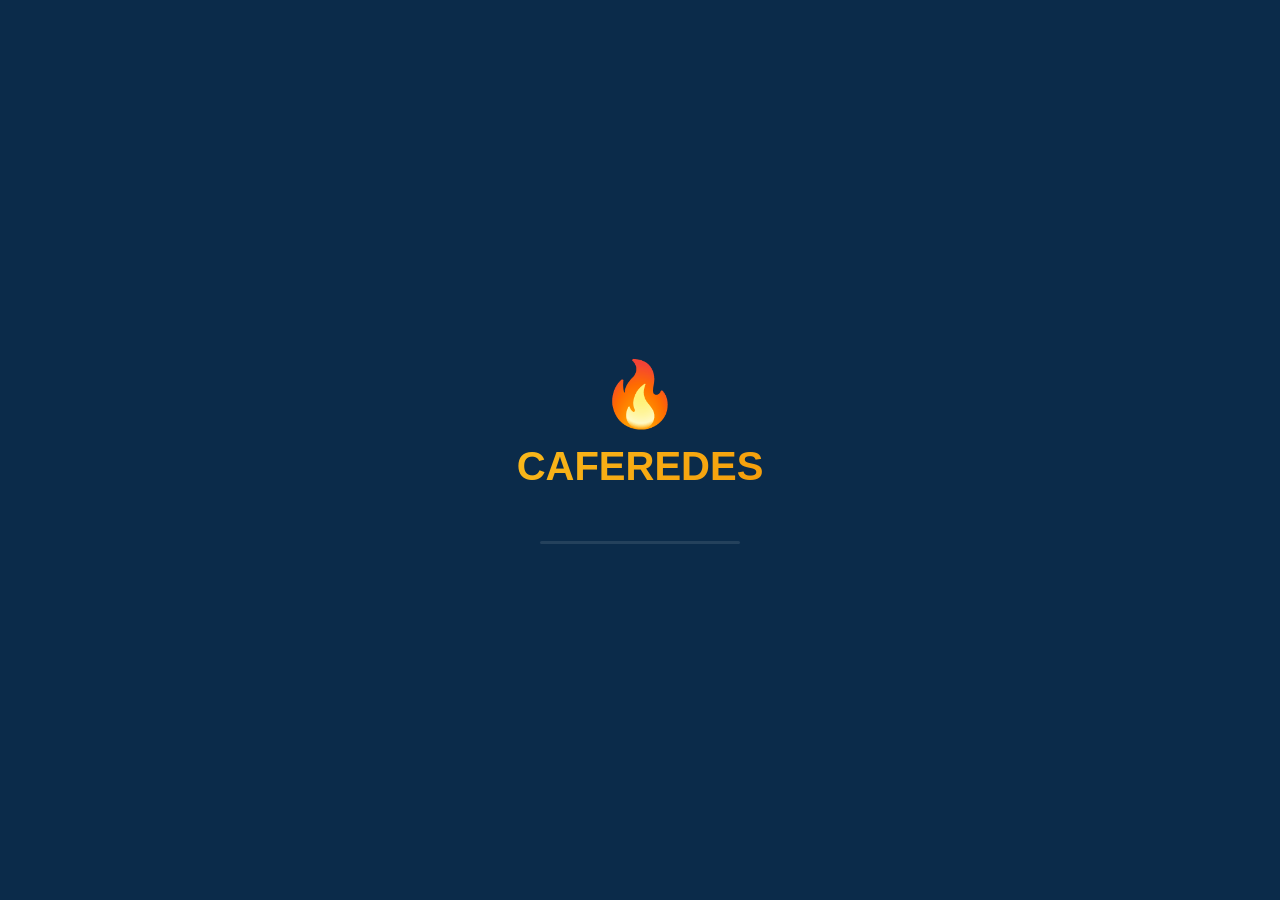
<file: index.html>
<!DOCTYPE html>
<html lang="es">
<head>
    <meta charset="UTF-8" />
    <meta name="viewport" content="width=device-width, initial-scale=1.0, maximum-scale=1.5, user-scalable=yes" />
    <title>CAFEREDES · Instaladores de Gas</title>
    
    <!-- ===== CSS ===== -->
    <link rel="stylesheet" href="css/styles.css" />
    
    <!-- ===== FAVICON ===== -->
    <link rel="icon" type="image/svg+xml" href="data:image/svg+xml,<svg xmlns='http://www.w3.org/2000/svg' viewBox='0 0 100 100'><text y='.9em' font-size='90'>🔥</text></svg>" />
</head>
<body>

    <!-- ===== INTRO OVERLAY ===== -->
    <div id="introOverlay">
        <div class="intro-content">
            <div class="intro-logo" id="logoGasNet">🔥</div>
            <div class="intro-title" id="tituloGasNet">CAFEREDES</div>
            <div class="intro-subtitle" id="subtituloGasNet">Instaladores de Redes de Gas</div>
            <div class="intro-loader" id="introLoader">
                <div class="loader-bar"></div>
            </div>
        </div>
    </div>

    <!-- ===== LOGIN SCREEN ===== -->
    <div id="loginScreen">
        <div class="login-box" id="loginBox">
            <div class="logo">
                🔥 CAFEREDES <span class="badge">mockup</span>
            </div>
            <div class="subtitle">Portal de Gestión · Pereira</div>

            <div class="form-group">
                <label for="loginUser">Usuario</label>
                <input type="text" id="loginUser" placeholder="super, auxiliar o instalador" value="super" />
            </div>

            <div class="form-group">
                <label for="loginPass">Contraseña</label>
                <input type="password" id="loginPass" placeholder="••••••" value="123" />
            </div>

            <div class="switch-container">
                <span>Recordar credenciales</span>
                <label class="switch">
                    <input type="checkbox" checked />
                    <span class="slider"></span>
                </label>
            </div>

            <button class="btn-login" id="loginBtn">Ingresar al Sistema</button>

            <div class="error-msg" id="loginError">⚠️ Usuario o contraseña incorrectos</div>

            <div class="users-hint">
                <strong>Usuarios de prueba:</strong><br />
                <code>super / 123</code> · Gerente<br />
                <code>auxiliar / 123</code> · Asistente<br />
                <code>instalador / 123</code> · Instalador
            </div>
        </div>
    </div>

    <!-- ===== APP ===== -->
    <div id="app" style="display:none;">

        <!-- HEADER -->
        <header class="app-header">
            <div class="logo">
                🔥 CAFEREDES <span class="badge">mockup</span>
            </div>
            <div class="header-actions">
                <div class="user-badge">
                    <div class="avatar" id="userAvatar">G</div>
                    <div class="user-info">
                        <div class="name" id="userNameDisplay">Gerente General</div>
                        <div class="role" id="userRolDisplay">SUPER</div>
                    </div>
                </div>
                <button class="btn-icon" id="resetDataBtn">⟳ Resetear</button>
                <button class="btn-icon danger" id="logoutBtn">🚪 Salir</button>
            </div>
        </header>

        <!-- NAV TABS -->
        <nav class="nav-tabs" id="navTabs">
            <!-- Dinámico según rol -->
        </nav>

        <!-- MAIN CONTENT -->
        <div class="main-content" id="mainContent">
            <!-- Renderizado dinámico -->
        </div>

        <!-- ADVANTAGES ROW -->
        <div style="max-width:1400px; margin:0 auto; width:100%; padding:0 20px 20px 20px;">
            <div class="advantages-row" id="advantagesRow"></div>
        </div>
    </div>

    <!-- ===== MODAL ===== -->
    <div class="modal-overlay" id="modalDetalle">
        <div class="modal-box">
            <h3 id="modalTitulo">Detalle de Orden</h3>
            <div id="modalBody"></div>
            <div class="modal-actions" id="modalActions">
                <button class="btn-cerrar" id="modalCerrar">Cerrar</button>
            </div>
        </div>
    </div>

    <!-- ===== SCRIPTS (ORDEN DE CARGA CORRECTO) ===== -->
    <script src="js/data.js"></script>
    <script src="js/login.js"></script>
    <script src="js/intro.js"></script>
    <script src="js/frontpage.js"></script>
    <script src="js/ordenes.js"></script>
    <script src="js/instaladores.js"></script>
    <!-- ⚠️ recursos.js ELIMINADO ⚠️ -->
    <script src="js/configuracion.js"></script>
    <script src="js/main.js"></script>
</body>
</html>
</file>
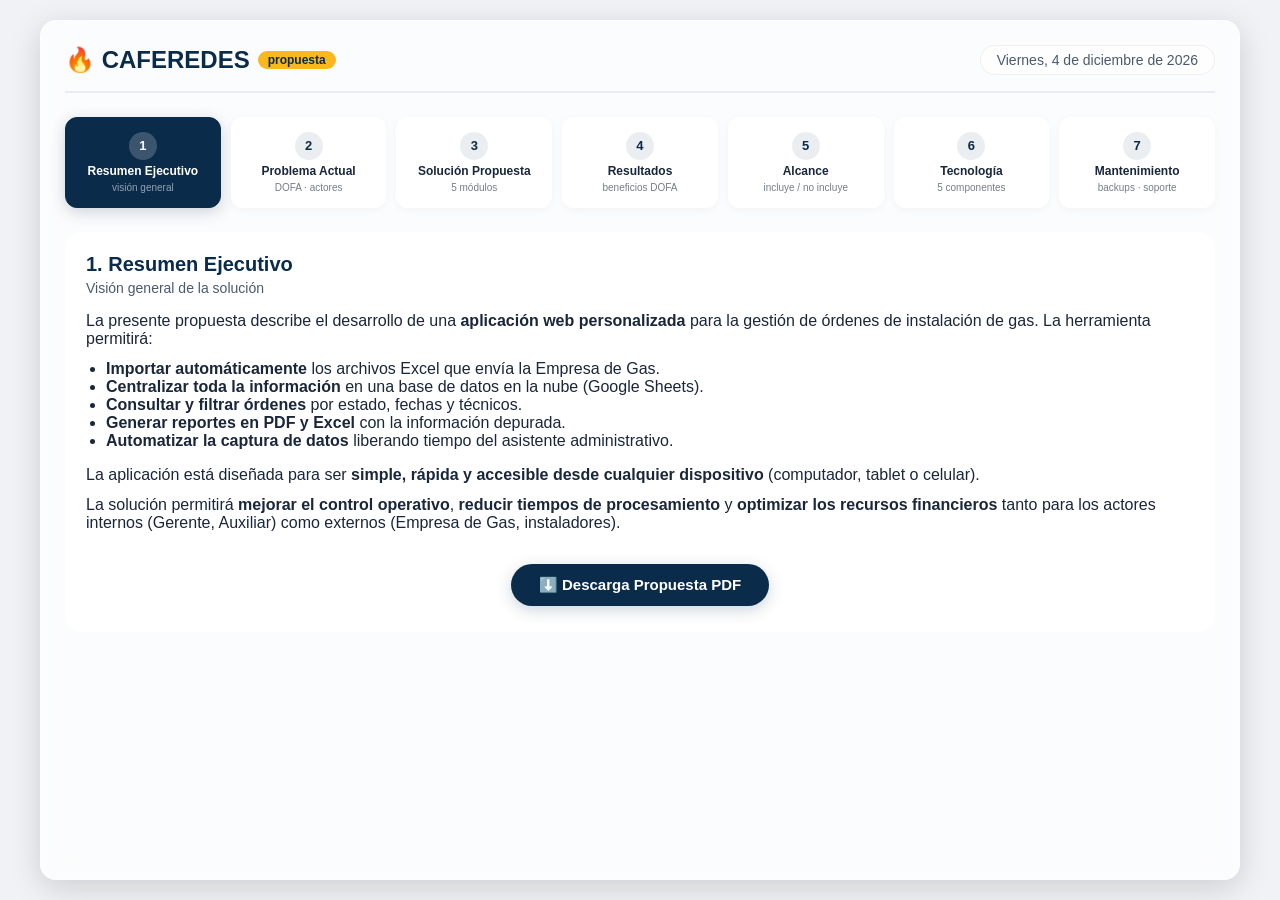
<file: propuesta.html>
<!DOCTYPE html>
<html lang="es">
<head>
    <meta charset="UTF-8" />
    <meta name="viewport" content="width=device-width, initial-scale=1.0, maximum-scale=1.5, user-scalable=yes" />
    <title>CAFEREDES · Propuesta Técnica</title>
    <style>
        /* ============================================================
           TOKENS DE DISEÑO
           ============================================================ */
        :root {
            --primary: #0b2b4a;
            --primary-light: #1a4a6e;
            --gold: #f9b81b;
            --gold-light: #fde047;
            --green: #16a34a;
            --green-light: #4ade80;
            --blue: #2563eb;
            --blue-light: #60a5fa;
            --red: #dc2626;
            --red-light: #f87171;
            --gray-bg: #f0f2f5;
            --glass-bg: rgba(255, 255, 255, 0.08);
            --glass-border: rgba(255, 255, 255, 0.12);
            --glass-blur: blur(12px);
            --radius: 16px;
            --shadow: 0 8px 32px rgba(0, 0, 0, 0.15);
            --transition: 0.3s cubic-bezier(0.4, 0, 0.2, 1);
        }

        * {
            margin: 0;
            padding: 0;
            box-sizing: border-box;
            font-family: -apple-system, BlinkMacSystemFont, "Segoe UI", Roboto, Helvetica, Arial, sans-serif;
        }

        body {
            background: var(--gray-bg);
            min-height: 100vh;
            display: flex;
            justify-content: center;
            padding: 20px;
            color: #1a2639;
        }

        /* ============================================================
           APP CONTAINER
           ============================================================ */
        .app {
            max-width: 1200px;
            width: 100%;
            background: rgba(255, 255, 255, 0.75);
            backdrop-filter: var(--glass-blur);
            -webkit-backdrop-filter: var(--glass-blur);
            border-radius: var(--radius);
            box-shadow: var(--shadow);
            padding: 24px;
            border: 1px solid rgba(255, 255, 255, 0.3);
            min-height: 90vh;
            transition: padding 0.3s ease;
        }

        /* ============================================================
           HEADER
           ============================================================ */
        .header {
            display: flex;
            justify-content: space-between;
            align-items: center;
            flex-wrap: wrap;
            gap: 12px;
            margin-bottom: 24px;
            padding-bottom: 16px;
            border-bottom: 2px solid rgba(11, 43, 74, 0.08);
        }

        .header .logo {
            font-size: 24px;
            font-weight: 700;
            color: var(--primary);
            display: flex;
            align-items: center;
            gap: 8px;
        }

        .header .logo span {
            background: var(--gold);
            padding: 2px 10px;
            border-radius: 20px;
            font-size: 12px;
            font-weight: 600;
            color: var(--primary);
        }

        .header .fecha {
            font-size: 14px;
            color: #4a5a6e;
            background: rgba(255, 255, 255, 0.6);
            padding: 6px 16px;
            border-radius: 30px;
            border: 1px solid rgba(0, 0, 0, 0.06);
        }

        /* ============================================================
           MENU PRINCIPAL (CARDS)
           ============================================================ */
        .menu-principal {
            display: grid;
            grid-template-columns: repeat(auto-fit, minmax(130px, 1fr));
            gap: 10px;
            margin-bottom: 24px;
        }

        .menu-card {
            background: rgba(255, 255, 255, 0.7);
            backdrop-filter: blur(4px);
            -webkit-backdrop-filter: blur(4px);
            border: 1px solid rgba(255, 255, 255, 0.3);
            border-radius: 12px;
            padding: 14px 10px;
            text-align: center;
            cursor: pointer;
            transition: all var(--transition);
            box-shadow: 0 2px 8px rgba(0, 0, 0, 0.04);
            position: relative;
            overflow: hidden;
        }

        .menu-card:hover {
            transform: translateY(-3px);
            box-shadow: 0 8px 24px rgba(11, 43, 74, 0.10);
            background: rgba(255, 255, 255, 0.9);
        }

        .menu-card.active {
            background: var(--primary);
            color: #fff;
            border-color: var(--primary);
            box-shadow: 0 4px 16px rgba(11, 43, 74, 0.20);
        }

        .menu-card.active .card-num {
            background: rgba(255, 255, 255, 0.2);
            color: #fff;
        }

        .menu-card .card-num {
            display: inline-block;
            background: rgba(11, 43, 74, 0.08);
            border-radius: 50%;
            width: 28px;
            height: 28px;
            line-height: 28px;
            font-size: 13px;
            font-weight: 700;
            color: var(--primary);
            margin-bottom: 4px;
            transition: all var(--transition);
        }

        .menu-card .card-label {
            font-size: 12px;
            font-weight: 600;
            line-height: 1.3;
            display: block;
        }

        .menu-card .card-sub {
            font-size: 10px;
            opacity: 0.6;
            display: block;
            margin-top: 2px;
        }

        .menu-card.active .card-sub {
            opacity: 0.8;
            color: rgba(255, 255, 255, 0.7);
        }

        /* ============================================================
           CONTENEDOR DE CAPÍTULO
           ============================================================ */
        .capitulo-container {
            background: rgba(255, 255, 255, 0.5);
            backdrop-filter: blur(4px);
            -webkit-backdrop-filter: blur(4px);
            border-radius: var(--radius);
            border: 1px solid rgba(255, 255, 255, 0.3);
            padding: 20px;
            min-height: 400px;
            transition: all var(--transition);
        }

        .capitulo-titulo {
            font-size: 20px;
            font-weight: 700;
            color: var(--primary);
            margin-bottom: 4px;
        }

        .capitulo-sub {
            font-size: 14px;
            color: #4a5a6e;
            margin-bottom: 16px;
        }

        /* ============================================================
           TABS (submenú)
           ============================================================ */
        .tabs {
            display: flex;
            flex-wrap: wrap;
            gap: 6px;
            margin-bottom: 16px;
            padding-bottom: 12px;
            border-bottom: 1px solid rgba(0, 0, 0, 0.06);
        }

        .tab-btn {
            background: transparent;
            border: none;
            padding: 6px 14px;
            border-radius: 20px;
            font-size: 12px;
            font-weight: 500;
            color: #4a5a6e;
            cursor: pointer;
            transition: all var(--transition);
            border: 1px solid transparent;
        }

        .tab-btn:hover {
            background: rgba(11, 43, 74, 0.06);
            color: var(--primary);
        }

        .tab-btn.active {
            background: var(--primary);
            color: #fff;
            border-color: var(--primary);
        }

        /* ============================================================
           CONTENIDO DE TABS
           ============================================================ */
        .tab-content {
            display: none;
            animation: fadeUp 0.4s ease;
        }

        .tab-content.active {
            display: block;
        }

        @keyframes fadeUp {
            from {
                opacity: 0;
                transform: translateY(12px);
            }
            to {
                opacity: 1;
                transform: translateY(0);
            }
        }

        /* ============================================================
           TABLAS INTERACTIVAS
           ============================================================ */
        .table-wrap {
            overflow-x: auto;
            margin: 12px 0;
        }

        table {
            width: 100%;
            border-collapse: collapse;
            font-size: 13px;
            background: rgba(255, 255, 255, 0.4);
            border-radius: 10px;
            overflow: hidden;
        }

        th {
            background: var(--primary);
            color: #fff;
            padding: 10px 14px;
            text-align: left;
            font-weight: 600;
            font-size: 11px;
            text-transform: uppercase;
            letter-spacing: 0.3px;
        }

        td {
            padding: 9px 14px;
            border-bottom: 1px solid rgba(0, 0, 0, 0.04);
            vertical-align: top;
        }

        tr:last-child td {
            border-bottom: none;
        }

        tr:hover td {
            background: rgba(11, 43, 74, 0.02);
        }

        .table-dofa td:first-child {
            font-weight: 600;
            background: rgba(11, 43, 74, 0.04);
            width: 30%;
        }

        .table-actores td:first-child {
            font-weight: 600;
            background: rgba(11, 43, 74, 0.04);
            width: 18%;
        }

        .table-resultados td:first-child {
            font-weight: 600;
            background: rgba(11, 43, 74, 0.04);
            width: 12%;
        }

        /* ============================================================
           BADGES
           ============================================================ */
        .badge {
            display: inline-block;
            padding: 2px 10px;
            border-radius: 20px;
            font-size: 11px;
            font-weight: 600;
        }

        .badge.verde {
            background: #dcfce7;
            color: #166534;
        }
        .badge.azul {
            background: #dbeafe;
            color: #1e40af;
        }
        .badge.amarillo {
            background: #fef3c7;
            color: #92400e;
        }
        .badge.rojo {
            background: #fee2e2;
            color: #991b1b;
        }
        .badge.gris {
            background: #eef2f6;
            color: #2d3a4b;
        }

        /* ============================================================
           BOTÓN DE DESCARGA
           ============================================================ */
        .btn-descarga {
            display: inline-flex;
            align-items: center;
            gap: 8px;
            background: var(--primary);
            color: #fff;
            border: none;
            padding: 12px 28px;
            border-radius: 40px;
            font-size: 15px;
            font-weight: 600;
            cursor: pointer;
            transition: all var(--transition);
            box-shadow: 0 4px 16px rgba(11, 43, 74, 0.20);
            margin-top: 12px;
        }

        .btn-descarga:hover {
            background: var(--primary-light);
            transform: translateY(-2px);
            box-shadow: 0 8px 28px rgba(11, 43, 74, 0.30);
        }

        /* ============================================================
           DASHBOARD INTERNO (estadísticas)
           ============================================================ */
        .stats-grid {
            display: grid;
            grid-template-columns: repeat(auto-fit, minmax(100px, 1fr));
            gap: 12px;
            margin: 16px 0;
        }

        .stat-card {
            background: rgba(255, 255, 255, 0.6);
            backdrop-filter: blur(4px);
            -webkit-backdrop-filter: blur(4px);
            border-radius: 10px;
            padding: 14px 12px;
            text-align: center;
            border: 1px solid rgba(255, 255, 255, 0.3);
            transition: all var(--transition);
        }

        .stat-card:hover {
            transform: translateY(-2px);
            box-shadow: 0 4px 12px rgba(0, 0, 0, 0.06);
        }

        .stat-card .num {
            font-size: 24px;
            font-weight: 700;
            color: var(--primary);
        }

        .stat-card .label {
            font-size: 11px;
            color: #4a5a6e;
            font-weight: 500;
            display: block;
            margin-top: 2px;
        }

        /* ============================================================
           GRÁFICO VECTORIAL (SVG animado)
           ============================================================ */
        .grafico-container {
            background: rgba(255, 255, 255, 0.4);
            border-radius: 12px;
            padding: 20px;
            margin: 16px 0;
            border: 1px solid rgba(255, 255, 255, 0.3);
            text-align: center;
        }

        .grafico-container svg {
            max-width: 100%;
            height: auto;
        }

        /* ============================================================
           ANIMACIONES CSS
           ============================================================ */
        .flow-animation {
            display: flex;
            justify-content: center;
            align-items: center;
            gap: 16px;
            flex-wrap: wrap;
            padding: 16px 0;
        }

        .flow-step {
            background: rgba(255, 255, 255, 0.6);
            border-radius: 10px;
            padding: 10px 16px;
            font-size: 12px;
            font-weight: 600;
            color: var(--primary);
            border: 1px solid rgba(255, 255, 255, 0.3);
            animation: pulse-flow 2.5s infinite ease-in-out;
            display: flex;
            align-items: center;
            gap: 6px;
        }

        .flow-step:nth-child(2) {
            animation-delay: 0.4s;
        }
        .flow-step:nth-child(3) {
            animation-delay: 0.8s;
        }
        .flow-step:nth-child(4) {
            animation-delay: 1.2s;
        }
        .flow-step:nth-child(5) {
            animation-delay: 1.6s;
        }

        @keyframes pulse-flow {
            0%,
            100% {
                transform: scale(1);
                opacity: 0.7;
            }
            50% {
                transform: scale(1.04);
                opacity: 1;
            }
        }

        .flow-arrow {
            font-size: 20px;
            color: var(--gold);
            animation: bounce-arrow 1.8s infinite;
        }

        @keyframes bounce-arrow {
            0%,
            100% {
                transform: translateX(0);
            }
            50% {
                transform: translateX(6px);
            }
        }

        /* ============================================================
           RESPONSIVE
           ============================================================ */
        @media (max-width: 768px) {
            body {
                padding: 12px;
            }

            .app {
                padding: 16px;
                min-height: 95vh;
            }

            .header .logo {
                font-size: 20px;
            }

            .header .fecha {
                font-size: 12px;
                padding: 4px 12px;
            }

            .menu-principal {
                grid-template-columns: repeat(auto-fit, minmax(100px, 1fr));
                gap: 6px;
            }

            .menu-card {
                padding: 10px 6px;
            }

            .menu-card .card-label {
                font-size: 10px;
            }

            .menu-card .card-num {
                width: 24px;
                height: 24px;
                line-height: 24px;
                font-size: 11px;
            }

            .capitulo-container {
                padding: 14px;
                min-height: 300px;
            }

            .capitulo-titulo {
                font-size: 17px;
            }

            .tab-btn {
                font-size: 11px;
                padding: 4px 10px;
            }

            table {
                font-size: 12px;
            }

            th,
            td {
                padding: 6px 10px;
            }

            .stats-grid {
                grid-template-columns: repeat(2, 1fr);
            }

            .flow-step {
                font-size: 10px;
                padding: 6px 12px;
            }

            .flow-arrow {
                font-size: 16px;
            }

            .btn-descarga {
                padding: 10px 20px;
                font-size: 13px;
                width: 100%;
                justify-content: center;
            }

            .grafico-container {
                padding: 12px;
            }
        }

        @media (max-width: 480px) {
            .menu-principal {
                grid-template-columns: repeat(3, 1fr);
            }

            .menu-card .card-sub {
                display: none;
            }

            .stats-grid {
                grid-template-columns: 1fr 1fr;
            }

            .flow-animation {
                flex-direction: column;
                gap: 8px;
            }

            .flow-arrow {
                transform: rotate(90deg);
            }

            .flow-arrow {
                animation: bounce-down 1.8s infinite;
            }

            @keyframes bounce-down {
                0%,
                100% {
                    transform: rotate(90deg) translateY(0);
                }
                50% {
                    transform: rotate(90deg) translateY(4px);
                }
            }
        }

        @media (orientation: landscape) and (max-height: 500px) {
            .app {
                padding: 12px;
                min-height: auto;
            }

            .menu-principal {
                grid-template-columns: repeat(auto-fit, minmax(90px, 1fr));
            }

            .menu-card {
                padding: 6px 8px;
            }

            .capitulo-container {
                min-height: 200px;
                padding: 12px;
            }

            .header .logo {
                font-size: 18px;
            }

            .stats-grid {
                grid-template-columns: repeat(4, 1fr);
            }
        }

        @media print {
            .app {
                box-shadow: none;
                background: white;
                backdrop-filter: none;
                padding: 20px;
            }
            .menu-principal {
                display: none;
            }
            .btn-descarga {
                display: none;
            }
            body {
                background: white;
                padding: 0;
            }
            .capitulo-container {
                background: white;
                backdrop-filter: none;
                border: 1px solid #ddd;
            }
            .grafico-container {
                background: #f8faff;
            }
        }

        /* ============================================================
           UTILITIES
           ============================================================ */
        .text-muted {
            color: #4a5a6e;
            font-size: 13px;
        }

        .mt-2 {
            margin-top: 12px;
        }
        .mb-1 {
            margin-bottom: 8px;
        }
        .flex-center {
            display: flex;
            justify-content: center;
            align-items: center;
        }
        .gap-2 {
            gap: 8px;
        }
        .w-full {
            width: 100%;
        }
        .text-center {
            text-align: center;
        }
        .hidden {
            display: none !important;
        }
        .tag {
            display: inline-block;
            padding: 2px 8px;
            border-radius: 6px;
            font-size: 10px;
            font-weight: 600;
            background: #eef2f6;
            color: #2d3a4b;
        }
    </style>
</head>
<body>

    <div class="app" id="app">

        <!-- ============================================================
        HEADER
        ============================================================ -->
        <header class="header">
            <div class="logo">
                🔥 CAFEREDES
                <span>propuesta</span>
            </div>
            <div class="fecha" id="fechaActual">Viernes 19 de junio de 2026</div>
        </header>

        <!-- ============================================================
        MENÚ PRINCIPAL (7 CARDS)
        ============================================================ -->
        <nav class="menu-principal" id="menuPrincipal">
            <div class="menu-card active" data-capitulo="1">
                <span class="card-num">1</span>
                <span class="card-label">Resumen Ejecutivo</span>
                <span class="card-sub">visión general</span>
            </div>
            <div class="menu-card" data-capitulo="2">
                <span class="card-num">2</span>
                <span class="card-label">Problema Actual</span>
                <span class="card-sub">DOFA · actores</span>
            </div>
            <div class="menu-card" data-capitulo="3">
                <span class="card-num">3</span>
                <span class="card-label">Solución Propuesta</span>
                <span class="card-sub">5 módulos</span>
            </div>
            <div class="menu-card" data-capitulo="4">
                <span class="card-num">4</span>
                <span class="card-label">Resultados</span>
                <span class="card-sub">beneficios DOFA</span>
            </div>
            <div class="menu-card" data-capitulo="5">
                <span class="card-num">5</span>
                <span class="card-label">Alcance</span>
                <span class="card-sub">incluye / no incluye</span>
            </div>
            <div class="menu-card" data-capitulo="6">
                <span class="card-num">6</span>
                <span class="card-label">Tecnología</span>
                <span class="card-sub">5 componentes</span>
            </div>
            <div class="menu-card" data-capitulo="7">
                <span class="card-num">7</span>
                <span class="card-label">Mantenimiento</span>
                <span class="card-sub">backups · soporte</span>
            </div>
        </nav>

        <!-- ============================================================
        CONTENEDOR DE CAPÍTULO
        ============================================================ -->
        <section class="capitulo-container" id="capituloContainer">
            <!-- El contenido se renderiza dinámicamente con JS -->
        </section>

    </div>

    <!-- ============================================================
    SCRIPT
    ============================================================ -->
    <script>
        // ============================================================
        //  DATA DE LA PROPUESTA (fuente de la verdad)
        // ============================================================

        const DATA = {
            // Capítulo 1: Resumen Ejecutivo
            1: {
                titulo: '1. Resumen Ejecutivo',
                subtitulo: 'Visión general de la solución',
                tabs: [],
                contenido: function() {
                    return `
                        <p style="margin-bottom:12px;">
                            La presente propuesta describe el desarrollo de una <strong>aplicación web personalizada</strong>
                            para la gestión de órdenes de instalación de gas. La herramienta permitirá:
                        </p>
                        <ul style="padding-left:20px; margin-bottom:16px; list-style:disc;">
                            <li><strong>Importar automáticamente</strong> los archivos Excel que envía la Empresa de Gas.</li>
                            <li><strong>Centralizar toda la información</strong> en una base de datos en la nube (Google Sheets).</li>
                            <li><strong>Consultar y filtrar órdenes</strong> por estado, fechas y técnicos.</li>
                            <li><strong>Generar reportes en PDF y Excel</strong> con la información depurada.</li>
                            <li><strong>Automatizar la captura de datos</strong> liberando tiempo del asistente administrativo.</li>
                        </ul>
                        <p style="margin-bottom:12px;">
                            La aplicación está diseñada para ser <strong>simple, rápida y accesible desde cualquier dispositivo</strong>
                            (computador, tablet o celular).
                        </p>
                        <p>
                            La solución permitirá <strong>mejorar el control operativo</strong>, <strong>reducir tiempos de procesamiento</strong>
                            y <strong>optimizar los recursos financieros</strong> tanto para los actores internos (Gerente, Auxiliar)
                            como externos (Empresa de Gas, instaladores).
                        </p>
                        <div style="margin-top:20px; text-align:center;">
                            <button class="btn-descarga" onclick="descargarPropuesta()">
                                ⬇️ Descarga Propuesta PDF
                            </button>
                          
                        </div>
                    `;
                }
            },

            // Capítulo 2: Problema Actual
            2: {
                titulo: '2. Problema Actual',
                subtitulo: 'Diagnóstico de la situación actual',
                tabs: [
                    { id: 'dofa', label: '2.1 DOFA' },
                    { id: 'actores', label: '2.2 Actores' },
                    { id: 'resumen', label: '2.3 Resumen' }
                ],
                contenido: function(tabId) {
                    const contenidos = {
                        dofa: `
                            <div class="stats-grid" style="grid-template-columns:repeat(2,1fr);">
                                <div style="background:rgba(220,38,38,0.04); border-radius:10px; padding:12px; border-left:3px solid var(--red);">
                                    <h4 style="color:var(--red); font-size:14px;">DEBILIDADES</h4>
                                    <ul style="font-size:12px; padding-left:16px; list-style:disc; color:#4a5a6e;">
                                        <li>⏱️ Proceso manual de limpieza de Excel (2-3 horas por archivo)</li>
                                        <li>🐛 Errores humanos frecuentes (duplicados, datos mal ingresados)</li>
                                        <li>📊 Reportes de nómina manuales (propensos a errores)</li>
                                        <li>💾 Información dispersa en múltiples archivos Excel</li>
                                        <li>🔒 Sin trazabilidad ni auditoría de cambios</li>
                                    </ul>
                                </div>
                                <div style="background:rgba(220,38,38,0.04); border-radius:10px; padding:12px; border-left:3px solid var(--red);">
                                    <h4 style="color:var(--red); font-size:14px;">AMENAZAS</h4>
                                    <ul style="font-size:12px; padding-left:16px; list-style:disc; color:#4a5a6e;">
                                        <li>📄 Riesgo de pérdida de información por falta de respaldos</li>
                                        <li>🚫 Dependencia de un solo colaborador</li>
                                        <li>⏳ Tiempos de respuesta lentos ante consultas de la EG</li>
                                        <li>💰 Costo de oportunidad por tareas repetitivas</li>
                                        <li>📉 Riesgo de insatisfacción de la EG por demoras</li>
                                    </ul>
                                </div>
                                <div style="background:rgba(22,163,74,0.04); border-radius:10px; padding:12px; border-left:3px solid var(--green);">
                                    <h4 style="color:var(--green); font-size:14px;">FORTALEZAS</h4>
                                    <ul style="font-size:12px; padding-left:16px; list-style:disc; color:#4a5a6e;">
                                        <li>👤 Equipo con conocimiento del negocio</li>
                                        <li>📋 Proceso definido (aunque manual)</li>
                                        <li>✅ El asistente ya tiene experiencia en el proceso</li>
                                        <li>📊 La información está estructurada</li>
                                    </ul>
                                </div>
                                <div style="background:rgba(22,163,74,0.04); border-radius:10px; padding:12px; border-left:3px solid var(--green);">
                                    <h4 style="color:var(--green); font-size:14px;">OPORTUNIDADES</h4>
                                    <ul style="font-size:12px; padding-left:16px; list-style:disc; color:#4a5a6e;">
                                        <li>📥 El Excel de la EG siempre tiene el mismo formato (automatizable)</li>
                                        <li>☁️ Google Sheets como repositorio central en la nube</li>
                                        <li>🤖 Automatización que libera tiempo para tareas de mayor valor</li>
                                        <li>📈 Posibilidad de escalar a nómina y cuentas por pagar</li>
                                    </ul>
                                </div>
                            </div>
                            <div class="grafico-container">
                                <svg viewBox="0 0 400 120" style="max-width:100%;">
                                    <rect x="20" y="80" width="40" height="30" fill="#dc2626" rx="4" opacity="0.7">
                                        <animate attributeName="height" from="30" to="30" dur="0s" />
                                    </rect>
                                    <rect x="80" y="60" width="40" height="50" fill="#dc2626" rx="4" opacity="0.8">
                                        <animate attributeName="height" from="50" to="50" dur="0s" />
                                    </rect>
                                    <rect x="140" y="70" width="40" height="40" fill="#f9b81b" rx="4" opacity="0.8">
                                        <animate attributeName="height" from="40" to="40" dur="0s" />
                                    </rect>
                                    <rect x="200" y="50" width="40" height="60" fill="#16a34a" rx="4" opacity="0.7">
                                        <animate attributeName="height" from="60" to="60" dur="0s" />
                                    </rect>
                                    <rect x="260" y="40" width="40" height="70" fill="#16a34a" rx="4" opacity="0.9">
                                        <animate attributeName="height" from="70" to="70" dur="0s" />
                                    </rect>
                                    <rect x="320" y="30" width="40" height="80" fill="#2563eb" rx="4" opacity="0.8">
                                        <animate attributeName="height" from="80" to="80" dur="0s" />
                                    </rect>
                                    <text x="20" y="110" font-size="8" fill="#4a5a6e" text-anchor="middle">Debilidades</text>
                                    <text x="80" y="110" font-size="8" fill="#4a5a6e" text-anchor="middle">Amenazas</text>
                                    <text x="140" y="110" font-size="8" fill="#4a5a6e" text-anchor="middle">Fortalezas</text>
                                    <text x="200" y="110" font-size="8" fill="#4a5a6e" text-anchor="middle">Oportunidades</text>
                                    <text x="260" y="110" font-size="8" fill="#4a5a6e" text-anchor="middle">Oportunidades</text>
                                    <text x="320" y="110" font-size="8" fill="#4a5a6e" text-anchor="middle">Oportunidades</text>
                                    <text x="40" y="20" font-size="9" fill="#1a2639" text-anchor="middle" font-weight="600">Diagnóstico DOFA</text>
                                </svg>
                            </div>
                        `,
                        actores: `
                            <div class="table-wrap">
                                <table class="table-actores">
                                    <thead>
                                        <tr><th>Actor</th><th>Problema actual</th><th>Cómo lo resuelve la app</th></tr>
                                    </thead>
                                    <tbody>
                                        <tr>
                                            <td><strong>Gerente CAFEREDES</strong></td>
                                            <td>Sin visibilidad en tiempo real. Toma decisiones con datos desactualizados.</td>
                                            <td>Dashboard con estadísticas en tiempo real. Filtros y reportes automáticos.</td>
                                        </tr>
                                        <tr>
                                            <td><strong>Auxiliar Administrativo</strong></td>
                                            <td>Alta inversión de tiempo limpiando Excel y capturando datos. Riesgo de errores.</td>
                                            <td>Importación automática. Limpieza de columnas. Validación de duplicados.</td>
                                        </tr>
                                        <tr>
                                            <td><strong>Instaladores</strong></td>
                                            <td>Riesgo de retrasos en pago por demoras en cálculo de cuentas por pagar.</td>
                                            <td>Cálculo automático de nómina. Generación rápida de cuentas por pagar.</td>
                                        </tr>
                                        <tr>
                                            <td><strong>Empresa de Gas</strong></td>
                                            <td>Riesgo de reportes tardíos. Información poco estructurada.</td>
                                            <td>Reportes en PDF y Excel con formato estandarizado. Entrega rápida.</td>
                                        </tr>
                                    </tbody>
                                </table>
                            </div>
                            <div class="flow-animation">
                                <div class="flow-step">📄 Excel EG</div>
                                <span class="flow-arrow">➜</span>
                                <div class="flow-step">🧹 Limpieza</div>
                                <span class="flow-arrow">➜</span>
                                <div class="flow-step">☁️ Google Sheets</div>
                                <span class="flow-arrow">➜</span>
                                <div class="flow-step">📊 Reportes</div>
                                <span class="flow-arrow">➜</span>
                                <div class="flow-step">✅ Entregas</div>
                            </div>
                        `,
                        resumen: `
                            <div class="table-wrap">
                                <table>
                                    <thead>
                                        <tr><th>Dimensión</th><th>Problema</th><th>Impacto</th></tr>
                                    </thead>
                                    <tbody>
                                        <tr>
                                            <td><strong>Control</strong></td>
                                            <td>Sin trazabilidad ni visibilidad en tiempo real</td>
                                            <td>Decisiones basadas en datos desactualizados</td>
                                        </tr>
                                        <tr>
                                            <td><strong>Tiempo</strong></td>
                                            <td>Alta inversión de tiempo en limpieza y captura</td>
                                            <td>Costo de oportunidad, retrasos en reportes</td>
                                        </tr>
                                        <tr>
                                            <td><strong>Dinero</strong></td>
                                            <td>Errores en nómina, retrasos en pagos</td>
                                            <td>Insatisfacción, costos administrativos</td>
                                        </tr>
                                    </tbody>
                                </table>
                            </div>
                            <div class="stats-grid">
                                <div class="stat-card"><span class="num">2-3h</span><span class="label">por archivo</span></div>
                                <div class="stat-card"><span class="num">80%</span><span class="label">reducción potencial</span></div>
                                <div class="stat-card"><span class="num">100%</span><span class="label">trazabilidad</span></div>
                            </div>
                        `
                    };
                    return contenidos[tabId] || contenidos.dofa;
                }
            },

            // Capítulo 3: Solución Propuesta
            3: {
                titulo: '3. Solución Propuesta',
                subtitulo: '5 módulos funcionales',
                tabs: [
                    { id: 'importacion', label: '3.1 Importación' },
                    { id: 'consultas', label: '3.2 Consultas' },
                    { id: 'reportes', label: '3.3 Reportes' },
                    { id: 'nube', label: '3.4 Nube' },
                    { id: 'offline', label: '3.5 Offline' }
                ],
                contenido: function(tabId) {
                    const contenidos = {
                        importacion: `
                            <div style="display:grid; grid-template-columns:1fr 1fr; gap:16px;">
                                <div>
                                    <h4 style="font-size:14px; color:var(--primary);">📥 Importación automática</h4>
                                    <ul style="font-size:13px; padding-left:18px; list-style:disc; color:#4a5a6e;">
                                        <li>El asistente <strong>sube el archivo</strong> que envía la Empresa de Gas.</li>
                                        <li>La aplicación <strong>limpia automáticamente</strong> las columnas innecesarias.</li>
                                        <li>La aplicación <strong>valida</strong> que no haya registros duplicados.</li>
                                        <li>La información se guarda directamente en la <strong>nube (Google Sheets)</strong>.</li>
                                    </ul>
                                </div>
                                <div style="background:rgba(11,43,74,0.04); border-radius:10px; padding:16px; border:1px solid rgba(11,43,74,0.06);">
                                    <h4 style="font-size:14px; color:var(--primary);">📊 Beneficio clave</h4>
                                    <p style="font-size:13px; color:#4a5a6e;">Reducción de <strong>2-3 horas</strong> por archivo en limpieza manual.</p>
                                    <div style="margin-top:8px; background:var(--green); height:6px; border-radius:4px; width:80%;">
                                        <div style="background:var(--gold); height:6px; border-radius:4px; width:80%;"></div>
                                    </div>
                                </div>
                            </div>
                        `,
                        consultas: `
                            <div>
                                <h4 style="font-size:14px; color:var(--primary);">🔍 Consultas y filtros</h4>
                                <p style="font-size:13px; color:#4a5a6e; margin:8px 0;">Desde la aplicación se podrá:</p>
                                <ul style="font-size:13px; padding-left:18px; list-style:disc; color:#4a5a6e;">
                                    <li><strong>Filtrar órdenes por estado</strong> (Generadas, Intervenidas, Revisadas).</li>
                                    <li><strong>Filtrar por fechas</strong> (semana, mes, período personalizado).</li>
                                    <li><strong>Filtrar por técnico</strong> asignado.</li>
                                    <li><strong>Buscar por orden, dirección o cliente</strong>.</li>
                                </ul>
                                <div class="stats-grid" style="grid-template-columns:repeat(4,1fr); margin-top:12px;">
                                    <div class="stat-card"><span class="num">📌</span><span class="label">Por estado</span></div>
                                    <div class="stat-card"><span class="num">📅</span><span class="label">Por fecha</span></div>
                                    <div class="stat-card"><span class="num">👤</span><span class="label">Por técnico</span></div>
                                    <div class="stat-card"><span class="num">🔎</span><span class="label">Búsqueda</span></div>
                                </div>
                            </div>
                        `,
                        reportes: `
                            <div>
                                <h4 style="font-size:14px; color:var(--primary);">📊 Reportes automáticos</h4>
                                <ul style="font-size:13px; padding-left:18px; list-style:disc; color:#4a5a6e;">
                                    <li><strong>Exportar a Excel</strong> con el formato personalizado de CAFEREDES.</li>
                                    <li><strong>Exportar a PDF</strong> para enviar a la Empresa de Gas.</li>
                                    <li><strong>Cuentas por pagar</strong>: cálculo automático de lo que se debe pagar a cada instalador.</li>
                                </ul>
                                <div class="flow-animation" style="padding:12px 0;">
                                    <div class="flow-step">📄 Datos</div>
                                    <span class="flow-arrow">➜</span>
                                    <div class="flow-step">📊 Excel</div>
                                    <span class="flow-arrow">➜</span>
                                    <div class="flow-step">📋 PDF</div>
                                    <span class="flow-arrow">➜</span>
                                    <div class="flow-step">💰 Nómina</div>
                                </div>
                            </div>
                        `,
                        nube: `
                            <div>
                                <h4 style="font-size:14px; color:var(--primary);">☁️ Almacenamiento en la nube</h4>
                                <ul style="font-size:13px; padding-left:18px; list-style:disc; color:#4a5a6e;">
                                    <li><strong>Google Sheets</strong> actuará como repositorio central.</li>
                                    <li>Toda la información estará <strong>respaldada en la nube</strong>.</li>
                                    <li>Acceso desde <strong>cualquier dispositivo</strong> con conexión a internet.</li>
                                    <li><strong>Sincronización automática</strong>: cuando un dispositivo se conecta, descarga los datos nuevos.</li>
                                </ul>
                                <div class="grafico-container" style="margin-top:12px;">
                                    <svg viewBox="0 0 400 80" style="max-width:100%;">
                                        <rect x="20" y="20" width="60" height="40" fill="#0b2b4a" rx="6" opacity="0.8"/>
                                        <text x="50" y="45" font-size="10" fill="white" text-anchor="middle">App</text>
                                        <text x="50" y="75" font-size="8" fill="#4a5a6e" text-anchor="middle">LocalStorage</text>
                                        <line x1="80" y1="40" x2="150" y2="40" stroke="#f9b81b" stroke-width="2" stroke-dasharray="4,4"/>
                                        <text x="115" y="30" font-size="8" fill="#f9b81b" text-anchor="middle">⟳ sincro</text>
                                        <rect x="150" y="10" width="80" height="50" fill="#2563eb" rx="6" opacity="0.8"/>
                                        <text x="190" y="40" font-size="10" fill="white" text-anchor="middle">Google Sheets</text>
                                        <text x="190" y="70" font-size="8" fill="#4a5a6e" text-anchor="middle">☁️ Nube</text>
                                        <line x1="230" y1="35" x2="310" y2="35" stroke="#f9b81b" stroke-width="2" stroke-dasharray="4,4"/>
                                        <text x="270" y="25" font-size="8" fill="#f9b81b" text-anchor="middle">⟳ sincro</text>
                                        <rect x="310" y="10" width="70" height="50" fill="#16a34a" rx="6" opacity="0.8"/>
                                        <text x="345" y="40" font-size="10" fill="white" text-anchor="middle">Backup</text>
                                        <text x="345" y="70" font-size="8" fill="#4a5a6e" text-anchor="middle">🛡️ Drive</text>
                                    </svg>
                                </div>
                            </div>
                        `,
                        offline: `
                            <div>
                                <h4 style="font-size:14px; color:var(--primary);">📱 Offline (caché local)</h4>
                                <ul style="font-size:13px; padding-left:18px; list-style:disc; color:#4a5a6e;">
                                    <li>La aplicación guarda una <strong>copia local</strong> en el dispositivo.</li>
                                    <li>Las consultas y reportes funcionan <strong>sin conexión a internet</strong>.</li>
                                    <li>Al volver a conectarse, la app <strong>se sincroniza automáticamente</strong>.</li>
                                </ul>
                                <div class="stats-grid" style="grid-template-columns:repeat(3,1fr);">
                                    <div class="stat-card"><span class="num">📶</span><span class="label">Sin internet</span></div>
                                    <div class="stat-card"><span class="num">⚡</span><span class="label">Rápido</span></div>
                                    <div class="stat-card"><span class="num">🔄</span><span class="label">Sincro automática</span></div>
                                </div>
                            </div>
                        `
                    };
                    return contenidos[tabId] || contenidos.importacion;
                }
            },

            // Capítulo 4: Resultados
            4: {
                titulo: '4. Resultados de la Implementación',
                subtitulo: 'Beneficios correlacionados con la DOFA',
                tabs: [],
                contenido: function() {
                    return `
                        <div class="table-wrap">
                            <table class="table-resultados">
                                <thead>
                                    <tr><th>Dimensión</th><th>Problema (DOFA)</th><th>Solución con la app</th><th>Resultado esperado</th></tr>
                                </thead>
                                <tbody>
                                    <tr>
                                        <td><span class="badge amarillo">⏱️ Tiempo</span></td>
                                        <td>Debilidad: 2-3 horas por archivo en limpieza manual</td>
                                        <td>Importación automática + limpieza de columnas</td>
                                        <td><strong>Reducción del 80%</strong> del tiempo de procesamiento</td>
                                    </tr>
                                    <tr>
                                        <td><span class="badge azul">✅ Control</span></td>
                                        <td>Amenaza: Sin trazabilidad ni auditoría</td>
                                        <td>Sincronización automática con Google Sheets</td>
                                        <td><strong>Visibilidad en tiempo real</strong> de todas las órdenes</td>
                                    </tr>
                                    <tr>
                                        <td><span class="badge verde">💰 Dinero</span></td>
                                        <td>Oportunidad: Cálculo manual de nómina</td>
                                        <td>Módulo de cuentas por pagar automático</td>
                                        <td><strong>Ahorro financiero</strong>: pagos puntuales, sin errores</td>
                                    </tr>
                                    <tr>
                                        <td><span class="badge azul">🛡️ Protección</span></td>
                                        <td>Amenaza: Riesgo de pérdida de información</td>
                                        <td>Backups automáticos en Google Drive</td>
                                        <td><strong>Información protegida</strong> con respaldos semanales</td>
                                    </tr>
                                    <tr>
                                        <td><span class="badge verde">🤖 Productividad</span></td>
                                        <td>Debilidad: Dependencia de un solo colaborador</td>
                                        <td>App accesible desde cualquier dispositivo</td>
                                        <td><strong>Autonomía</strong>: cualquier persona puede consultar</td>
                                    </tr>
                                    <tr>
                                        <td><span class="badge amarillo">📊 Reportes</span></td>
                                        <td>Fortaleza: Proceso definido</td>
                                        <td>Generación automática de reportes PDF/Excel</td>
                                        <td><strong>Entregas rápidas</strong> a la Empresa de Gas</td>
                                    </tr>
                                    <tr>
                                        <td><span class="badge verde">👥 Satisfacción</span></td>
                                        <td>Oportunidad: Mejorar relación con EG</td>
                                        <td>Reportes estandarizados y oportunos</td>
                                        <td><strong>Mejora en la relación</strong> con la Empresa de Gas</td>
                                    </tr>
                                </tbody>
                            </table>
                        </div>
                        <div class="stats-grid">
                            <div class="stat-card"><span class="num">80%</span><span class="label">menos tiempo</span></div>
                            <div class="stat-card"><span class="num">100%</span><span class="label">trazabilidad</span></div>
                            <div class="stat-card"><span class="num">💰</span><span class="label">ahorro financiero</span></div>
                            <div class="stat-card"><span class="num">🛡️</span><span class="label">protección</span></div>
                        </div>
                    `;
                }
            },

            // Capítulo 5: Alcance
            5: {
                titulo: '5. Alcance del Proyecto',
                subtitulo: 'Qué incluye y qué no incluye',
                tabs: [
                    { id: 'incluye', label: '5.1 Incluye' },
                    { id: 'no_incluye', label: '5.2 No incluye' }
                ],
                contenido: function(tabId) {
                    const contenidos = {
                        incluye: `
                            <div class="table-wrap">
                                <table>
                                    <thead>
                                        <tr><th>Módulo</th><th>Descripción</th></tr>
                                    </thead>
                                    <tbody>
                                        <tr><td><strong>Importación de Excel</strong></td><td>Subir archivo Excel, limpieza automática, validación de duplicados</td></tr>
                                        <tr><td><strong>Dashboard</strong></td><td>Resumen de órdenes por estado, estadísticas visuales</td></tr>
                                        <tr><td><strong>Consulta de órdenes</strong></td><td>Filtros por estado, fechas, técnico, búsqueda por texto</td></tr>
                                        <tr><td><strong>Exportación Excel</strong></td><td>Generar archivo en el formato personalizado de CAFEREDES</td></tr>
                                        <tr><td><strong>Exportación PDF</strong></td><td>Generar reporte en PDF</td></tr>
                                        <tr><td><strong>Nómina / Cuentas por pagar</strong></td><td>Cálculo automático basado en órdenes completadas</td></tr>
                                        <tr><td><strong>Google Sheets</strong></td><td>Sincronización automática con la nube</td></tr>
                                        <tr><td><strong>Backups</strong></td><td>Copias de seguridad gestionadas por el proveedor</td></tr>
                                    </tbody>
                                </table>
                            </div>
                            <div class="grafico-container">
                                <svg viewBox="0 0 400 60" style="max-width:100%;">
                                    <rect x="10" y="10" width="50" height="30" fill="#0b2b4a" rx="4" opacity="0.7"/>
                                    <text x="35" y="30" font-size="8" fill="white" text-anchor="middle">Excel</text>
                                    <line x1="60" y1="25" x2="80" y2="25" stroke="#f9b81b" stroke-width="1.5"/>
                                    <rect x="80" y="10" width="50" height="30" fill="#2563eb" rx="4" opacity="0.8"/>
                                    <text x="105" y="30" font-size="8" fill="white" text-anchor="middle">Dashboard</text>
                                    <line x1="130" y1="25" x2="150" y2="25" stroke="#f9b81b" stroke-width="1.5"/>
                                    <rect x="150" y="10" width="50" height="30" fill="#16a34a" rx="4" opacity="0.7"/>
                                    <text x="175" y="30" font-size="8" fill="white" text-anchor="middle">Reportes</text>
                                    <line x1="200" y1="25" x2="220" y2="25" stroke="#f9b81b" stroke-width="1.5"/>
                                    <rect x="220" y="10" width="50" height="30" fill="#f9b81b" rx="4" opacity="0.8"/>
                                    <text x="245" y="30" font-size="8" fill="#0b2b4a" text-anchor="middle">Nómina</text>
                                    <line x1="270" y1="25" x2="290" y2="25" stroke="#f9b81b" stroke-width="1.5"/>
                                    <rect x="290" y="10" width="50" height="30" fill="#8b5cf6" rx="4" opacity="0.7"/>
                                    <text x="315" y="30" font-size="8" fill="white" text-anchor="middle">Nube</text>
                                    <line x1="340" y1="25" x2="360" y2="25" stroke="#f9b81b" stroke-width="1.5"/>
                                    <rect x="360" y="10" width="30" height="30" fill="#dc2626" rx="4" opacity="0.7"/>
                                    <text x="375" y="30" font-size="8" fill="white" text-anchor="middle">Backup</text>
                                </svg>
                            </div>
                        `,
                        no_incluye: `
                            <ul style="font-size:14px; padding-left:20px; list-style:disc; color:#4a5a6e;">
                                <li>Aplicación móvil nativa (será una app web responsiva)</li>
                                <li>Integración directa con el sistema contable de CAFEREDES</li>
                                <li>Gestión de inventario de materiales</li>
                            </ul>
                            <div style="margin-top:16px; padding:16px; background:rgba(220,38,38,0.04); border-radius:10px; border:1px solid rgba(220,38,38,0.08);">
                                <p style="font-size:13px; color:#4a5a6e;">
                                    <strong>Nota:</strong> Estos elementos están fuera del alcance de esta propuesta, pero pueden ser considerados en futuras fases.
                                </p>
                            </div>
                        `
                    };
                    return contenidos[tabId] || contenidos.incluye;
                }
            },

            // Capítulo 6: Tecnología
            6: {
                titulo: '6. Tecnología',
                subtitulo: '5 componentes tecnológicos',
                tabs: [],
                contenido: function() {
                    return `
                        <div class="table-wrap">
                            <table>
                                <thead>
                                    <tr><th style="width:10%;">#</th><th>Componente</th></tr>
                                </thead>
                                <tbody>
                                    <tr><td><strong>1</strong></td><td>Aplicación Web HTML / CSS / JS</td></tr>
                                    <tr><td><strong>2</strong></td><td>Datos en la nube con caché local</td></tr>
                                    <tr><td><strong>3</strong></td><td>Reportes Excel</td></tr>
                                    <tr><td><strong>4</strong></td><td>Reportes PDF</td></tr>
                                    <tr><td><strong>5</strong></td><td>Sistema de Backups</td></tr>
                                </tbody>
                            </table>
                        </div>
                        <div class="stats-grid" style="grid-template-columns:repeat(5,1fr);">
                            <div class="stat-card"><span class="num">🌐</span><span class="label">Web</span></div>
                            <div class="stat-card"><span class="num">☁️</span><span class="label">Nube</span></div>
                            <div class="stat-card"><span class="num">📊</span><span class="label">Excel</span></div>
                            <div class="stat-card"><span class="num">📋</span><span class="label">PDF</span></div>
                            <div class="stat-card"><span class="num">🛡️</span><span class="label">Backup</span></div>
                        </div>
                        <div class="grafico-container" style="padding:12px;">
                            <svg viewBox="0 0 400 60" style="max-width:100%;">
                                <circle cx="50" cy="30" r="20" fill="#0b2b4a" opacity="0.8"/>
                                <text x="50" y="35" font-size="10" fill="white" text-anchor="middle">HTML</text>
                                <circle cx="130" cy="30" r="20" fill="#2563eb" opacity="0.8"/>
                                <text x="130" y="35" font-size="10" fill="white" text-anchor="middle">CSS</text>
                                <circle cx="210" cy="30" r="20" fill="#f9b81b" opacity="0.8"/>
                                <text x="210" y="35" font-size="10" fill="#0b2b4a" text-anchor="middle">JS</text>
                                <circle cx="290" cy="30" r="20" fill="#16a34a" opacity="0.8"/>
                                <text x="290" y="35" font-size="10" fill="white" text-anchor="middle">API</text>
                                <circle cx="370" cy="30" r="20" fill="#8b5cf6" opacity="0.8"/>
                                <text x="370" y="35" font-size="10" fill="white" text-anchor="middle">Cloud</text>
                            </svg>
                        </div>
                    `;
                }
            },

            // Capítulo 7: Mantenimiento
            7: {
                titulo: '7. Mantenimiento y Soporte',
                subtitulo: 'Servicios post-implementación',
                tabs: [],
                contenido: function() {
                    return `
                        <div class="table-wrap">
                            <table>
                                <thead>
                                    <tr><th style="width:25%;">Servicio</th><th>Descripción</th></tr>
                                </thead>
                                <tbody>
                                    <tr>
                                        <td><strong>Backups</strong></td>
                                        <td>Copias de seguridad semanales de la base de datos</td>
                                    </tr>
                                    <tr>
                                        <td><strong>Soporte</strong></td>
                                        <td>Correo electrónico para dudas o incidentes</td>
                                    </tr>
                                </tbody>
                            </table>
                        </div>
                        <div class="stats-grid" style="grid-template-columns:repeat(2,1fr);">
                            <div class="stat-card" style="border-left:3px solid var(--green);">
                                <span class="num">🛡️</span>
                                <span class="label">Backups semanales</span>
                            </div>
                            <div class="stat-card" style="border-left:3px solid var(--blue);">
                                <span class="num">📧</span>
                                <span class="label">Soporte por correo</span>
                            </div>
                        </div>
                        <div style="margin-top:16px; padding:16px; background:rgba(11,43,74,0.04); border-radius:10px; text-align:center;">
                            <p style="font-size:13px; color:#4a5a6e;">
                                <strong>CAFEREDES</strong> · Aplicación de Gestión de Órdenes<br />
                                Propuesta técnica elaborada por <strong>Héctor Fabio Hoyos</strong> · Viernes 19 de junio de 2026
                            </p>
                        </div>
                    `;
                }
            }
        };

        // ============================================================
        //  FUNCIONES DE RENDERIZADO
        // ============================================================

        let capituloActual = 1;
        let tabActual = null;

        function renderCapitulo(numero) {
            const data = DATA[numero];
            if (!data) return;

            capituloActual = numero;
            const container = document.getElementById('capituloContainer');

            // Actualizar menú
            document.querySelectorAll('.menu-card').forEach(el => {
                el.classList.toggle('active', parseInt(el.dataset.capitulo) === numero);
            });

            // Construir tabs si existen
            let tabsHtml = '';
            let primerTab = null;

            if (data.tabs && data.tabs.length > 0) {
                primerTab = data.tabs[0].id;
                tabsHtml = `
                    <div class="tabs">
                        ${data.tabs.map(t => `
                            <button class="tab-btn ${t.id === primerTab ? 'active' : ''}" data-tab="${t.id}">
                                ${t.label}
                            </button>
                        `).join('')}
                    </div>
                `;
            }

            // Construir contenido de tabs
            let contenidoHtml = '';
            if (data.tabs && data.tabs.length > 0) {
                contenidoHtml = data.tabs.map(t => `
                    <div class="tab-content ${t.id === primerTab ? 'active' : ''}" data-tab="${t.id}">
                        ${data.contenido(t.id)}
                    </div>
                `).join('');
            } else {
                contenidoHtml = `<div class="tab-content active">${data.contenido()}</div>`;
            }

            container.innerHTML = `
                <div class="capitulo-titulo">${data.titulo}</div>
                <div class="capitulo-sub">${data.subtitulo}</div>
                ${tabsHtml}
                ${contenidoHtml}
            `;

            // Eventos de tabs
            container.querySelectorAll('.tab-btn').forEach(btn => {
                btn.addEventListener('click', function() {
                    const tabId = this.dataset.tab;
                    // Actualizar botones
                    container.querySelectorAll('.tab-btn').forEach(b => b.classList.remove('active'));
                    this.classList.add('active');
                    // Actualizar contenido
                    container.querySelectorAll('.tab-content').forEach(el => {
                        el.classList.toggle('active', el.dataset.tab === tabId);
                    });
                    tabActual = tabId;
                });
            });

            tabActual = primerTab;
        }

        // ============================================================
        //  DESCARGA DE PDF
        // ============================================================

        function descargarPropuesta() {
            // Crear un enlace para descargar el archivo propuesta.pdf
            const link = document.createElement('a');
            link.href = 'propuesta.pdf';
            link.download = 'Propuesta_CAFEREDES_2026-06-19.pdf';
            document.body.appendChild(link);
            link.click();
            document.body.removeChild(link);
        }

        // ============================================================
        //  INICIALIZACIÓN
        // ============================================================

        document.addEventListener('DOMContentLoaded', function() {
            // Fecha actual
            const hoy = new Date();
            const opciones = { weekday: 'long', year: 'numeric', month: 'long', day: 'numeric' };
            const fechaStr = hoy.toLocaleDateString('es-ES', opciones);
            document.getElementById('fechaActual').textContent = fechaStr.charAt(0).toUpperCase() + fechaStr.slice(1);

            // Eventos del menú principal
            document.querySelectorAll('.menu-card').forEach(card => {
                card.addEventListener('click', function() {
                    const num = parseInt(this.dataset.capitulo);
                    renderCapitulo(num);
                });
            });

            // Renderizar capítulo inicial (1)
            renderCapitulo(1);

            // Hacer visible la función de descarga globalmente
            window.descargarPropuesta = descargarPropuesta;
        });

        // ============================================================
        //  HACER FUNCIONES GLOBALES PARA EL HTML
        // ============================================================

        // Para que el botón de descarga en el HTML funcione
        window.descargarPropuesta = descargarPropuesta;
    </script>

</body>
</html>
</file>
<file: css/styles.css>
/* ==========================================================================
   1. TOKENS DE DISEÑO & CONFIGURACIÓN BASE
   ========================================================================== */
:root {
    --blue-corporate: #0b2b4a;
    --yellow-mockup: #f9b81b;
    --green-success: #16a34a;
    --blue-action: #2563eb;
    --orange-warning: #d97706;
    --red-danger: #dc2626;
    --glass-bg: rgba(255, 255, 255, 0.08);
    --glass-bg-hover: rgba(255, 255, 255, 0.15);
    --glass-border: rgba(255, 255, 255, 0.15);
    --glass-blur: blur(16px);
    --card-shadow: 0 8px 32px 0 rgba(0, 0, 0, 0.37);
    --radius-premium: 18px;
    --transition-speed: 0.3s;
}

* {
    margin: 0;
    padding: 0;
    box-sizing: border-box;
    font-family: -apple-system, BlinkMacSystemFont, "Segoe UI", Roboto, Helvetica, Arial, sans-serif;
}

/* ==========================================================================
   FONDO DE LA APP CON IMAGEN
   ========================================================================== */
body {
    min-height: 100vh;
    display: flex;
    flex-direction: column;
    color: #ffffff;
    background-image: url('../img/fondoapp.jpeg');
    background-size: cover;
    background-position: center;
    background-repeat: no-repeat;
    background-attachment: fixed;
    background-color: #0b2b4a;
}

body::before {
    content: '';
    position: fixed;
    top: 0;
    left: 0;
    width: 100%;
    height: 100%;
    background: rgba(11, 43, 74, 0.90);
    z-index: 0;
    pointer-events: none;
}

#loginScreen,
#app {
    position: relative;
    z-index: 1;
}

/* ==========================================================================
   2. INTRO OVERLAY
   ========================================================================== */
#introOverlay {
    position: fixed;
    top: 0;
    left: 0;
    width: 100%;
    height: 100%;
    background: #0b2b4a;
    display: flex;
    align-items: center;
    justify-content: center;
    z-index: 10000;
    transition: opacity 0.8s ease, transform 0.8s ease;
}

#introOverlay.cortina-oculta {
    opacity: 0;
    transform: scale(1.02);
    pointer-events: none;
}

.intro-content {
    text-align: center;
    display: flex;
    flex-direction: column;
    align-items: center;
    gap: 12px;
}

.intro-logo {
    font-size: 4rem;
    opacity: 0;
    transform: scale(0.5);
    transition: all 0.8s cubic-bezier(0.34, 1.56, 0.64, 1);
}

.intro-logo.logo-visible {
    opacity: 1;
    transform: scale(1);
}

.intro-title {
    font-size: 2.5rem;
    font-weight: 700;
    background: linear-gradient(135deg, #f9b81b, #f59e0b);
    -webkit-background-clip: text;
    -webkit-text-fill-color: transparent;
    opacity: 0;
    transform: translateY(20px);
    transition: all 0.6s ease 0.2s;
}

.intro-title.texto-visible {
    opacity: 1;
    transform: translateY(0);
}

.intro-subtitle {
    font-size: 1rem;
    color: rgba(255, 255, 255, 0.6);
    opacity: 0;
    transform: translateY(15px);
    transition: all 0.6s ease 0.4s;
}

.intro-subtitle.texto-visible {
    opacity: 1;
    transform: translateY(0);
}

.intro-loader {
    width: 200px;
    height: 3px;
    background: rgba(255, 255, 255, 0.1);
    border-radius: 4px;
    overflow: hidden;
    margin-top: 10px;
}

.intro-loader .loader-bar {
    height: 100%;
    width: 0%;
    background: linear-gradient(90deg, #f9b81b, #f59e0b);
    border-radius: 4px;
    transition: width 1.2s cubic-bezier(0.34, 1.56, 0.64, 1);
}

.intro-loader.loader-complete .loader-bar {
    width: 100%;
}

/* ==========================================================================
   3. LOGIN SCREEN - GLASSMORPHISM
   ========================================================================== */
#loginScreen {
    position: fixed;
    top: 0;
    left: 0;
    width: 100%;
    height: 100%;
    display: flex;
    align-items: center;
    justify-content: center;
    z-index: 9999;
    padding: 20px;
}

#loginScreen.hidden {
    display: none;
}

.login-box {
    max-width: 420px;
    width: 100%;
    padding: 40px 32px;
    background: var(--glass-bg);
    backdrop-filter: var(--glass-blur);
    -webkit-backdrop-filter: var(--glass-blur);
    border: 1px solid var(--glass-border);
    border-radius: var(--radius-premium);
    box-shadow: var(--card-shadow);
    text-align: center;
    opacity: 0;
    transform: translateY(20px);
    transition: opacity 0.6s ease, transform 0.6s ease;
}

.login-box.login-activo {
    opacity: 1;
    transform: translateY(0);
}

.login-box .logo {
    font-size: 2rem;
    font-weight: 700;
    margin-bottom: 4px;
    display: flex;
    justify-content: center;
    align-items: center;
    gap: 10px;
}

.login-box .logo .badge {
    background: var(--yellow-mockup);
    color: #000;
    font-size: 0.7rem;
    padding: 2px 10px;
    border-radius: 20px;
    font-weight: bold;
    text-transform: uppercase;
}

.login-box .subtitle {
    color: rgba(255, 255, 255, 0.7);
    font-size: 1rem;
    margin-bottom: 30px;
}

.login-box .form-group {
    margin-bottom: 18px;
    text-align: left;
}

.login-box label {
    display: block;
    font-size: 0.85rem;
    margin-bottom: 6px;
    color: rgba(255, 255, 255, 0.8);
    font-weight: 500;
}

.login-box input {
    width: 100%;
    padding: 12px 16px;
    background: rgba(0, 0, 0, 0.25);
    border: 1px solid var(--glass-border);
    border-radius: 12px;
    color: #fff;
    font-size: 1rem;
    transition: all var(--transition-speed) ease;
}

.login-box input:focus {
    outline: none;
    border-color: var(--blue-action);
    background: rgba(0, 0, 0, 0.35);
    box-shadow: 0 0 15px rgba(37, 99, 235, 0.2);
}

.login-box input::placeholder {
    color: rgba(255, 255, 255, 0.4);
}

.login-box .switch-container {
    display: flex;
    justify-content: space-between;
    align-items: center;
    margin-bottom: 25px;
    font-size: 0.9rem;
    color: rgba(255, 255, 255, 0.8);
}

.login-box .switch {
    position: relative;
    display: inline-block;
    width: 46px;
    height: 26px;
}

.login-box .switch input {
    display: none;
}

.login-box .slider {
    position: absolute;
    cursor: pointer;
    top: 0;
    left: 0;
    right: 0;
    bottom: 0;
    background-color: rgba(255, 255, 255, 0.2);
    transition: .4s;
    border-radius: 34px;
}

.login-box .slider:before {
    position: absolute;
    content: "";
    height: 20px;
    width: 20px;
    left: 3px;
    bottom: 3px;
    background-color: white;
    transition: .4s;
    border-radius: 50%;
}

.login-box input:checked+.slider {
    background-color: var(--green-success);
}

.login-box input:checked+.slider:before {
    transform: translateX(20px);
}

.login-box .btn-login {
    width: 100%;
    padding: 14px;
    background: #ffffff;
    color: var(--blue-corporate);
    border: none;
    border-radius: 12px;
    font-size: 1rem;
    font-weight: 600;
    cursor: pointer;
    transition: all var(--transition-speed) ease;
}

.login-box .btn-login:hover {
    background: rgba(255, 255, 255, 0.9);
    transform: scale(1.01);
}

.login-box .error-msg {
    color: #f87171;
    font-size: 0.85rem;
    margin-top: 12px;
    text-align: center;
    display: none;
}

.login-box .error-msg.show {
    display: block;
}

.login-box .users-hint {
    margin-top: 20px;
    padding-top: 16px;
    border-top: 1px solid var(--glass-border);
    font-size: 0.75rem;
    color: rgba(255, 255, 255, 0.5);
}

.login-box .users-hint code {
    background: rgba(255, 255, 255, 0.1);
    padding: 2px 8px;
    border-radius: 4px;
    font-size: 0.7rem;
    display: inline-block;
    margin: 2px 0;
    color: rgba(255, 255, 255, 0.8);
}

/* ==========================================================================
   4. APP CONTAINER
   ========================================================================== */
#app {
    display: none;
    flex-direction: column;
    min-height: 100vh;
}

/* ==========================================================================
   5. HEADER (Glassmorphism)
   ========================================================================== */
.app-header {
    background: var(--glass-bg);
    backdrop-filter: var(--glass-blur);
    -webkit-backdrop-filter: var(--glass-blur);
    border-bottom: 1px solid var(--glass-border);
    padding: 12px 24px;
    display: flex;
    align-items: center;
    justify-content: space-between;
    flex-wrap: wrap;
    gap: 12px;
    position: sticky;
    top: 0;
    z-index: 100;
}

.app-header .logo {
    font-weight: 700;
    font-size: 1.3rem;
    display: flex;
    align-items: center;
    gap: 10px;
}

.app-header .logo .badge {
    background: var(--yellow-mockup);
    color: #000;
    font-size: 0.6rem;
    padding: 2px 10px;
    border-radius: 20px;
    font-weight: bold;
    text-transform: uppercase;
}

.app-header .header-actions {
    display: flex;
    gap: 12px;
    align-items: center;
    flex-wrap: wrap;
}

.app-header .user-badge {
    display: flex;
    align-items: center;
    gap: 10px;
    background: rgba(255, 255, 255, 0.08);
    padding: 6px 14px 6px 8px;
    border-radius: 40px;
    border: 1px solid var(--glass-border);
}

.app-header .user-badge .avatar {
    width: 32px;
    height: 32px;
    border-radius: 50%;
    background: var(--blue-action);
    display: flex;
    align-items: center;
    justify-content: center;
    font-weight: 600;
    font-size: 0.8rem;
}

.app-header .user-badge .user-info {
    font-size: 0.8rem;
}

.app-header .user-badge .user-info .name {
    font-weight: 600;
}

.app-header .user-badge .user-info .role {
    font-size: 0.65rem;
    color: rgba(255, 255, 255, 0.6);
}

.btn-icon {
    background: rgba(255, 255, 255, 0.08);
    border: 1px solid var(--glass-border);
    color: #fff;
    padding: 6px 14px;
    border-radius: 30px;
    cursor: pointer;
    font-size: 0.8rem;
    transition: all var(--transition-speed) ease;
    display: inline-flex;
    align-items: center;
    gap: 6px;
}

.btn-icon:hover {
    background: var(--glass-bg-hover);
}

.btn-icon.danger:hover {
    background: rgba(220, 38, 38, 0.3);
    border-color: rgba(220, 38, 38, 0.4);
}

/* ==========================================================================
   6. NAV TABS (Glassmorphism)
   ========================================================================== */
.nav-tabs {
    background: var(--glass-bg);
    backdrop-filter: var(--glass-blur);
    -webkit-backdrop-filter: var(--glass-blur);
    border-bottom: 1px solid var(--glass-border);
    display: flex;
    flex-wrap: wrap;
    gap: 4px;
    padding: 8px 16px;
    position: sticky;
    top: 72px;
    z-index: 99;
}

.nav-tabs button {
    background: transparent;
    border: none;
    padding: 8px 18px;
    border-radius: 10px;
    font-weight: 500;
    font-size: 0.85rem;
    color: rgba(255, 255, 255, 0.6);
    cursor: pointer;
    transition: all var(--transition-speed) ease;
    white-space: nowrap;
}

.nav-tabs button:hover {
    background: rgba(255, 255, 255, 0.05);
    color: #fff;
}

.nav-tabs button.active {
    background: var(--blue-corporate);
    color: #fff;
    border: 1px solid var(--glass-border);
    font-weight: 600;
}

/* ==========================================================================
   7. MAIN CONTENT
   ========================================================================== */
.main-content {
    flex: 1;
    padding: 20px;
    max-width: 1400px;
    margin: 0 auto;
    width: 100%;
}

.page {
    display: none;
    animation: fadeIn 0.4s ease;
}

.page.active-page {
    display: block;
}

@keyframes fadeIn {
    from {
        opacity: 0;
        transform: translateY(12px);
    }
    to {
        opacity: 1;
        transform: translateY(0);
    }
}

/* ==========================================================================
   8. GLASS COMPONENTS
   ========================================================================== */
.glass-panel {
    background: var(--glass-bg);
    backdrop-filter: var(--glass-blur);
    -webkit-backdrop-filter: var(--glass-blur);
    border: 1px solid var(--glass-border);
    border-radius: var(--radius-premium);
    box-shadow: var(--card-shadow);
}

.glass-card {
    background: var(--glass-bg);
    backdrop-filter: var(--glass-blur);
    -webkit-backdrop-filter: var(--glass-blur);
    border: 1px solid var(--glass-border);
    border-radius: var(--radius-premium);
    padding: 18px 16px;
    transition: all var(--transition-speed) ease;
    cursor: pointer;
}

.glass-card:hover {
    background: var(--glass-bg-hover);
    transform: translateY(-2px);
}

/* ==========================================================================
   9. STATS GRID
   ========================================================================== */
.stats-grid {
    display: grid;
    grid-template-columns: repeat(auto-fit, minmax(135px, 1fr));
    gap: 14px;
    margin-bottom: 20px;
}

.stat-card .stat-icon {
    font-size: 1.3rem;
    margin-bottom: 4px;
}

.stat-card .stat-value {
    font-size: 1.8rem;
    font-weight: 700;
    margin-bottom: 2px;
}

.stat-card .stat-label {
    font-size: 0.7rem;
    color: rgba(255, 255, 255, 0.6);
    font-weight: 500;
    text-transform: uppercase;
    letter-spacing: 0.3px;
}

.stat-card .stat-value.verde {
    color: #4ade80;
}
.stat-card .stat-value.azul {
    color: #60a5fa;
}
.stat-card .stat-value.amarillo {
    color: #fde047;
}
.stat-card .stat-value.rojo {
    color: #fb923c;
}
.stat-card .stat-value.blanco {
    color: #fff;
}

/* ==========================================================================
   10. BADGES
   ========================================================================== */
.badge-estado {
    display: inline-block;
    padding: 3px 10px;
    border-radius: 6px;
    font-size: 0.6rem;
    font-weight: 600;
    text-transform: uppercase;
    letter-spacing: 0.3px;
    font-family: monospace;
}

.badge-estado.legalizada {
    background: rgba(22, 163, 74, 0.2);
    color: #4ade80;
    border: 1px solid rgba(22, 163, 74, 0.3);
}
.badge-estado.asignada {
    background: rgba(37, 99, 235, 0.2);
    color: #60a5fa;
    border: 1px solid rgba(37, 99, 235, 0.3);
}
.badge-estado.enviada_oia {
    background: rgba(249, 184, 27, 0.2);
    color: #fde047;
    border: 1px solid rgba(249, 184, 27, 0.3);
}
.badge-estado.bloqueada {
    background: rgba(220, 38, 38, 0.2);
    color: #f87171;
    border: 1px solid rgba(220, 38, 38, 0.3);
}
.badge-estado.rechazada {
    background: rgba(217, 119, 6, 0.2);
    color: #fb923c;
    border: 1px solid rgba(217, 119, 6, 0.3);
}
.badge-estado.programada {
    background: rgba(37, 99, 235, 0.2);
    color: #93c5fd;
    border: 1px solid rgba(37, 99, 235, 0.3);
}
.badge-estado.construida {
    background: rgba(16, 185, 129, 0.2);
    color: #6ee7b7;
    border: 1px solid rgba(16, 185, 129, 0.3);
}
.badge-estado.registrado {
    background: rgba(249, 184, 27, 0.15);
    color: #fde047;
    border: 1px solid rgba(249, 184, 27, 0.2);
}

.badge-estado.est-5 {
    background: rgba(249, 184, 27, 0.2);
    color: #fde047;
    border: 1px solid rgba(249, 184, 27, 0.3);
}
.badge-estado.est-7 {
    background: rgba(37, 99, 235, 0.2);
    color: #60a5fa;
    border: 1px solid rgba(37, 99, 235, 0.3);
}
.badge-estado.est-8 {
    background: rgba(22, 163, 74, 0.2);
    color: #4ade80;
    border: 1px solid rgba(22, 163, 74, 0.3);
}

/* ==========================================================================
   11. FILTERS
   ========================================================================== */
.filters-row {
    display: flex;
    flex-wrap: wrap;
    gap: 10px;
    align-items: center;
    margin-bottom: 16px;
}

.filters-row label {
    font-weight: 500;
    font-size: 0.75rem;
    color: rgba(255, 255, 255, 0.7);
}

.filters-row select,
.filters-row input {
    padding: 6px 14px;
    border-radius: 10px;
    border: 1px solid var(--glass-border);
    background: rgba(0, 0, 0, 0.2);
    color: #fff;
    font-size: 0.8rem;
    min-width: 120px;
    transition: all var(--transition-speed) ease;
}

.filters-row select:focus,
.filters-row input:focus {
    outline: none;
    border-color: var(--blue-action);
    background: rgba(0, 0, 0, 0.35);
}

.filters-row select option {
    background: #0b2b4a;
    color: #fff;
}

.btn-sm {
    padding: 6px 14px;
    border-radius: 10px;
    border: 1px solid var(--glass-border);
    background: rgba(255, 255, 255, 0.06);
    color: #fff;
    font-size: 0.75rem;
    cursor: pointer;
    transition: all var(--transition-speed) ease;
    white-space: nowrap;
}

.btn-sm:hover {
    background: var(--glass-bg-hover);
}

.btn-sm.primary {
    background: var(--blue-action);
    border-color: var(--blue-action);
    color: #fff;
}

.btn-sm.primary:hover {
    background: #1d4ed8;
    border-color: #1d4ed8;
}

.btn-sm.success {
    background: var(--green-success);
    border-color: var(--green-success);
    color: #fff;
}

.btn-sm.success:hover {
    background: #15803d;
    border-color: #15803d;
}

.btn-sm.warning {
    background: var(--orange-warning);
    border-color: var(--orange-warning);
    color: #fff;
}

.btn-sm.warning:hover {
    background: #b45309;
    border-color: #b45309;
}

.btn-sm.danger {
    background: var(--red-danger);
    border-color: var(--red-danger);
    color: #fff;
}

.btn-sm.danger:hover {
    background: #b91c1c;
    border-color: #b91c1c;
}

.btn-sm.info {
    background: #2563eb;
    border-color: #2563eb;
    color: #fff;
}

.btn-sm.info:hover {
    background: #1d4ed8;
    border-color: #1d4ed8;
}

/* ==========================================================================
   12. MAP MOCKUP
   ========================================================================== */
.map-mockup {
    height: 100%;
    min-height: 240px;
    background: radial-gradient(circle at 40% 50%, rgba(37, 99, 235, 0.12) 0%, transparent 60%),
        rgba(0, 0, 0, 0.25);
    border-radius: 12px;
    position: relative;
    overflow: hidden;
    border: 1px solid var(--glass-border);
}

.map-mockup::before {
    content: "";
    position: absolute;
    width: 100%;
    height: 100%;
    background-image: linear-gradient(rgba(255, 255, 255, 0.03) 1px, transparent 1px),
        linear-gradient(90deg, rgba(255, 255, 255, 0.03) 1px, transparent 1px);
    background-size: 30px 30px;
}

.map-pin {
    position: absolute;
    font-size: 1.2rem;
    animation: pulse 2s infinite;
    z-index: 2;
}

@keyframes pulse {
    0% {
        transform: scale(1);
        opacity: 0.7;
    }
    50% {
        transform: scale(1.25);
        opacity: 1;
    }
    100% {
        transform: scale(1);
        opacity: 0.7;
    }
}

.map-floating-card {
    position: absolute;
    top: 14px;
    left: 14px;
    background: rgba(11, 43, 74, 0.85);
    backdrop-filter: blur(8px);
    border: 1px solid var(--glass-border);
    padding: 6px 14px;
    border-radius: 8px;
    font-size: 0.75rem;
    font-weight: 500;
    z-index: 3;
}

/* ==========================================================================
   13. ADVANTAGES ROW
   ========================================================================== */
.advantages-row {
    display: grid;
    grid-template-columns: repeat(auto-fit, minmax(180px, 1fr));
    gap: 14px;
    margin-top: 20px;
}

.adv-card {
    padding: 14px 16px;
    display: flex;
    align-items: center;
    gap: 12px;
    font-size: 0.85rem;
}

.adv-card .adv-icon {
    font-size: 1.4rem;
}

.adv-card .adv-text {
    font-weight: 500;
}

/* ==========================================================================
   14. MODAL
   ========================================================================== */
.modal-overlay {
    position: fixed;
    top: 0;
    left: 0;
    width: 100%;
    height: 100%;
    background: rgba(0, 0, 0, 0.6);
    backdrop-filter: blur(6px);
    display: none;
    align-items: center;
    justify-content: center;
    z-index: 999;
    padding: 16px;
}

.modal-overlay.open {
    display: flex;
}

.modal-box {
    background: var(--glass-bg);
    backdrop-filter: var(--glass-blur);
    -webkit-backdrop-filter: var(--glass-blur);
    border: 1px solid var(--glass-border);
    border-radius: var(--radius-premium);
    max-width: 720px;
    width: 100%;
    padding: 28px 24px;
    box-shadow: var(--card-shadow);
    animation: modalIn 0.25s ease;
    max-height: 90vh;
    overflow-y: auto;
}

@keyframes modalIn {
    from {
        opacity: 0;
        transform: scale(0.96);
    }
    to {
        opacity: 1;
        transform: scale(1);
    }
}

.modal-box h3 {
    margin-bottom: 16px;
    font-size: 1.2rem;
    font-weight: 600;
}

.modal-box .detail-row {
    display: flex;
    justify-content: space-between;
    padding: 6px 0;
    border-bottom: 1px solid var(--glass-border);
    font-size: 0.85rem;
    gap: 12px;
}

.modal-box .detail-row .label {
    font-weight: 500;
    color: rgba(255, 255, 255, 0.6);
    min-width: 120px;
}

.modal-box .detail-row .value {
    text-align: right;
    word-break: break-word;
}

.modal-actions {
    display: flex;
    gap: 10px;
    margin-top: 20px;
    flex-wrap: wrap;
}

.modal-actions button {
    flex: 1;
    padding: 10px;
    border-radius: 12px;
    border: none;
    font-weight: 600;
    font-size: 0.85rem;
    cursor: pointer;
    transition: all var(--transition-speed) ease;
    min-width: 80px;
}

.modal-actions .btn-cerrar {
    background: rgba(255, 255, 255, 0.1);
    color: #fff;
    border: 1px solid var(--glass-border);
}

.modal-actions .btn-cerrar:hover {
    background: rgba(255, 255, 255, 0.15);
}

.modal-actions .btn-cambiar {
    background: var(--blue-action);
    color: #fff;
}

.modal-actions .btn-cambiar:hover {
    background: #1d4ed8;
}

/* ==========================================================================
   15. TABLES
   ========================================================================== */
.table-wrapper {
    overflow-x: auto;
    padding: 4px 0;
}

table {
    width: 100%;
    border-collapse: collapse;
    font-size: 0.75rem;
    min-width: 600px;
}

th {
    text-align: left;
    padding: 8px 10px;
    color: rgba(255, 255, 255, 0.5);
    font-weight: 500;
    font-size: 0.6rem;
    text-transform: uppercase;
    letter-spacing: 0.5px;
    border-bottom: 1px solid var(--glass-border);
}

td {
    padding: 8px 10px;
    border-bottom: 1px solid rgba(255, 255, 255, 0.05);
    vertical-align: middle;
}

tr:last-child td {
    border-bottom: none;
}

.text-truncate {
    max-width: 140px;
    overflow: hidden;
    text-overflow: ellipsis;
    white-space: nowrap;
    display: inline-block;
}

/* ==========================================================================
   16. RESPONSIVE
   ========================================================================== */
@media (max-width: 768px) {
    .app-header {
        padding: 10px 16px;
    }
    .app-header .logo {
        font-size: 1.1rem;
    }
    .nav-tabs {
        top: 66px;
        padding: 6px 12px;
    }
    .nav-tabs button {
        font-size: 0.7rem;
        padding: 6px 12px;
        flex: 1 0 auto;
    }
    .stats-grid {
        grid-template-columns: repeat(2, 1fr);
        gap: 10px;
    }
    .stat-card .stat-value {
        font-size: 1.4rem;
    }
    .main-content {
        padding: 12px;
    }
    .filters-row {
        flex-direction: column;
        align-items: stretch;
    }
    .filters-row select,
    .filters-row input {
        width: 100%;
        min-width: unset;
    }
    .modal-box {
        padding: 16px;
    }
    .modal-box .detail-row {
        flex-direction: column;
        gap: 2px;
    }
    .modal-box .detail-row .value {
        text-align: left;
    }
    .login-box {
        padding: 28px 20px;
    }
}

@media (orientation: landscape) and (max-height: 500px) {
    .app-header {
        padding: 6px 16px;
    }
    .nav-tabs {
        top: 54px;
        padding: 4px 8px;
    }
    .stats-grid {
        grid-template-columns: repeat(4, 1fr);
    }
    .main-content {
        padding: 10px;
    }
}

@media (min-width: 1024px) {
    .stats-grid {
        grid-template-columns: repeat(4, 1fr);
    }
}

/* ==========================================================================
   17. UTILITIES
   ========================================================================== */
.text-muted {
    color: rgba(255, 255, 255, 0.5);
    font-size: 0.75rem;
}
.mt-2 {
    margin-top: 12px;
}
.mb-1 {
    margin-bottom: 8px;
}
.flex-between {
    display: flex;
    justify-content: space-between;
    align-items: center;
    flex-wrap: wrap;
    gap: 8px;
}
.flex {
    display: flex;
    gap: 8px;
    flex-wrap: wrap;
}
.gap-1 {
    gap: 4px;
}
.items-center {
    align-items: center;
}
.w-full {
    width: 100%;
}
.hidden {
    display: none !important;
}
.tag {
    display: inline-block;
    padding: 2px 8px;
    border-radius: 6px;
    font-size: 0.6rem;
    font-weight: 600;
    background: rgba(255, 255, 255, 0.08);
    border: 1px solid var(--glass-border);
}
.text-center {
    text-align: center;
}
</file>
